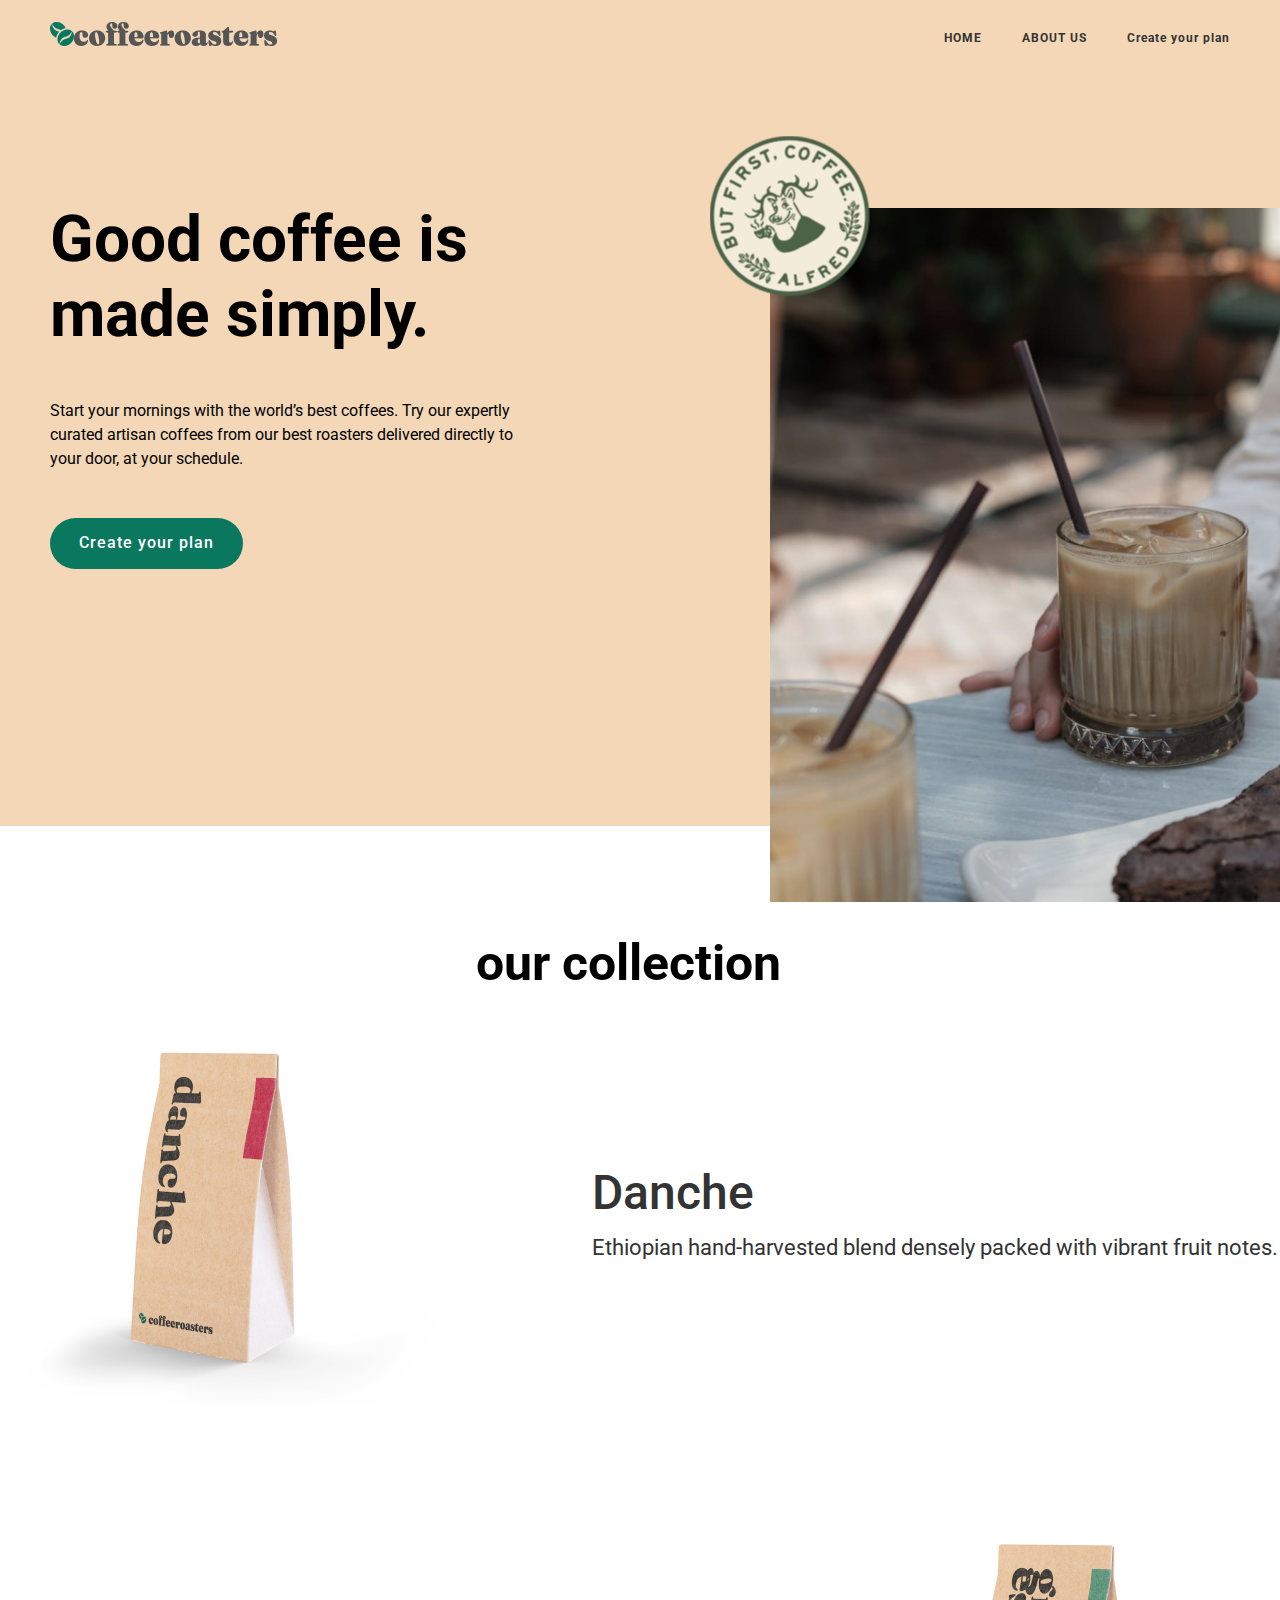
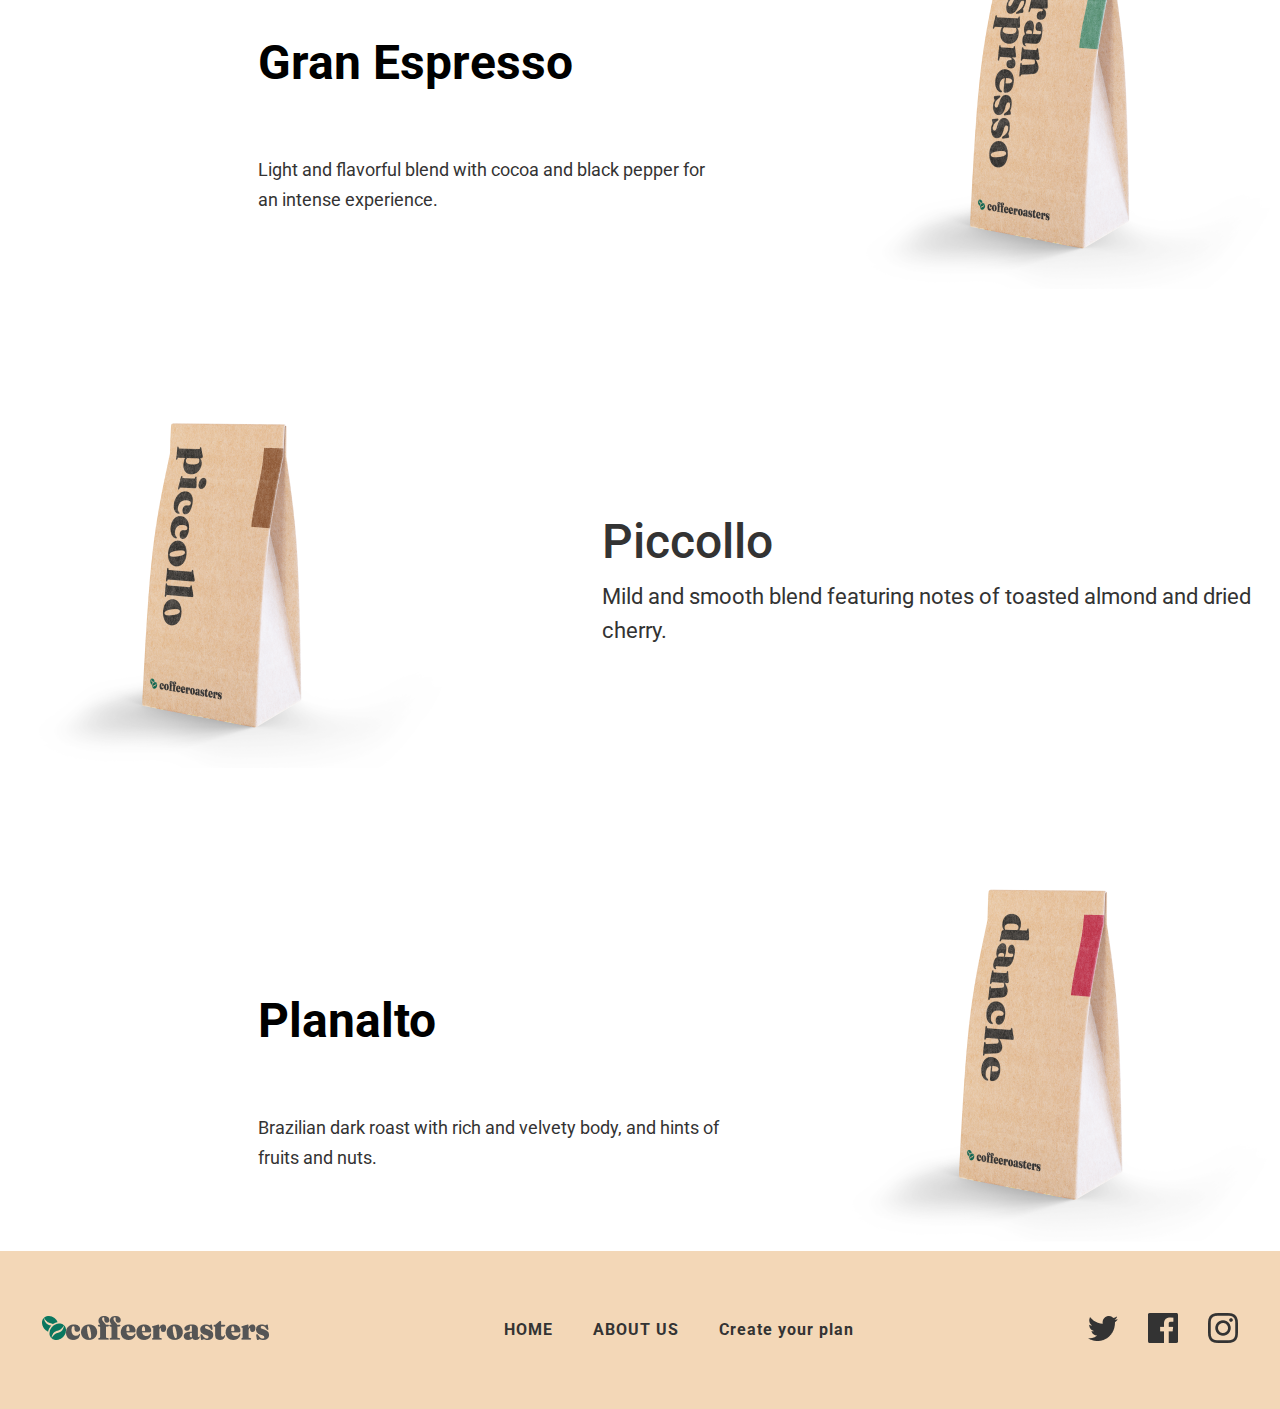
<file: index.html>
<!DOCTYPE html>
<html lang="en">
<head>
    <meta charset="UTF-8">
    <meta name="viewport" content="width=device-width, initial-scale=1.0">
    <title>Document</title>
    <link rel="stylesheet" href="style.css">
</head>
<body>
    <header class="header">
        <div class="container">
            <nav class="header__nav">
                <a href="">
                    <img src="Group 3614 (1).png" alt="">
                </a>
                <ul>
                    <li>
                        <a href="#">HOME</a>
                    </li>
                    <li>
                        <a href="indx.html">ABOUT US</a>
                    </li>
                    <li>
                        <a href="#">Create your plan</a>
                    </li>
                </ul>
            </nav>
        </div>
    </header>

    <main>
        <section class="hero">
            <div class="container">
                <div class="hero__wrapper">
                    <div class="hero__textbox">
                        <h1 class="hero__title">Good coffee is made simply.</h1>
                        <p class="hero__text">Start your mornings with the world’s best coffees. Try our expertly curated artisan coffees from our best roasters delivered directly to your door, at your schedule.</p>
                        <button class="hero__btn">Create your plan</button>
                    </div>
                    <div class="hero__right">
                        <img src="Rectangle 679.png" alt="" class="hero__dumaloq">
                    </div>
                </div>
            </div>
        </section>

        
        <section class="section">
            <div class="container">
                <div class="text">
                    <h2>our collection</h2>
                </div>
                <div class="right__left">
                    <div class="right">
                        <img src="kopi4.png" alt="" class="images">
                    </div>
                    <div class="left">
                        <h2>Danche</h2>
                        <p>Ethiopian hand-harvested blend densely packed with vibrant fruit notes.</p>
                    </div>
                </div>
                <div class="right__left1">
                    <div class="right1">
                        <h2>Gran Espresso</h2>
                        <p>Light and flavorful blend with cocoa and black pepper for an intense experience.</p>
                    </div>
                    <div class="left1">
                        <img src="kopi1 copy.png" alt="" class="images">
                    </p>
                    </div>
                </div>
                <div class="right__left2">
                    <div class="right2">
                        <img src="kopi3.png" alt="" class="images">
                    </div>
                    <div class="left2">
                        <h2>Piccollo</h2>
                        <p>Mild and smooth blend featuring notes of toasted almond and dried cherry.</p>
                    </div>
                </div>
                <div class="right__left1">
                    <div class="right1">
                        <h2>Planalto</h2>
                        <p>Brazilian dark roast with rich and velvety body, and hints of fruits and nuts.</p>
                    </div>
                    <div class="left1">
                        <img src="kopi4.png" alt="" class="images">
                    </div>
                </div>
            </div>
        </section>
    </main>

    <footer class="footer">
        <div class="container">
            <nav class="footer__nav">
                <a href="">
                    <img src="Group 3614 (1).png" alt="">
                </a>
                <ul class="uli">
                    <li>
                        <a href="#">HOME</a>
                    </li>
                    <li>
                        <a href="#">ABOUT US</a>
                    </li>
                    <li>
                        <a href="#">Create your plan</a>
                    </li>
                </ul>
                <ul class="ull">
                    <li><a href="">
                        <img src="Path (1).png" alt="">
                    </a></li>
                    <li><a href="">
                        <img src="Path.png" alt="">
                    </a></li>
                    <li><a href="">
                        <img src="Shape.png" alt="">
                    </a></li>
                </ul>
            </nav>
        </div>
    </footer>
</body>
</html>
</file>
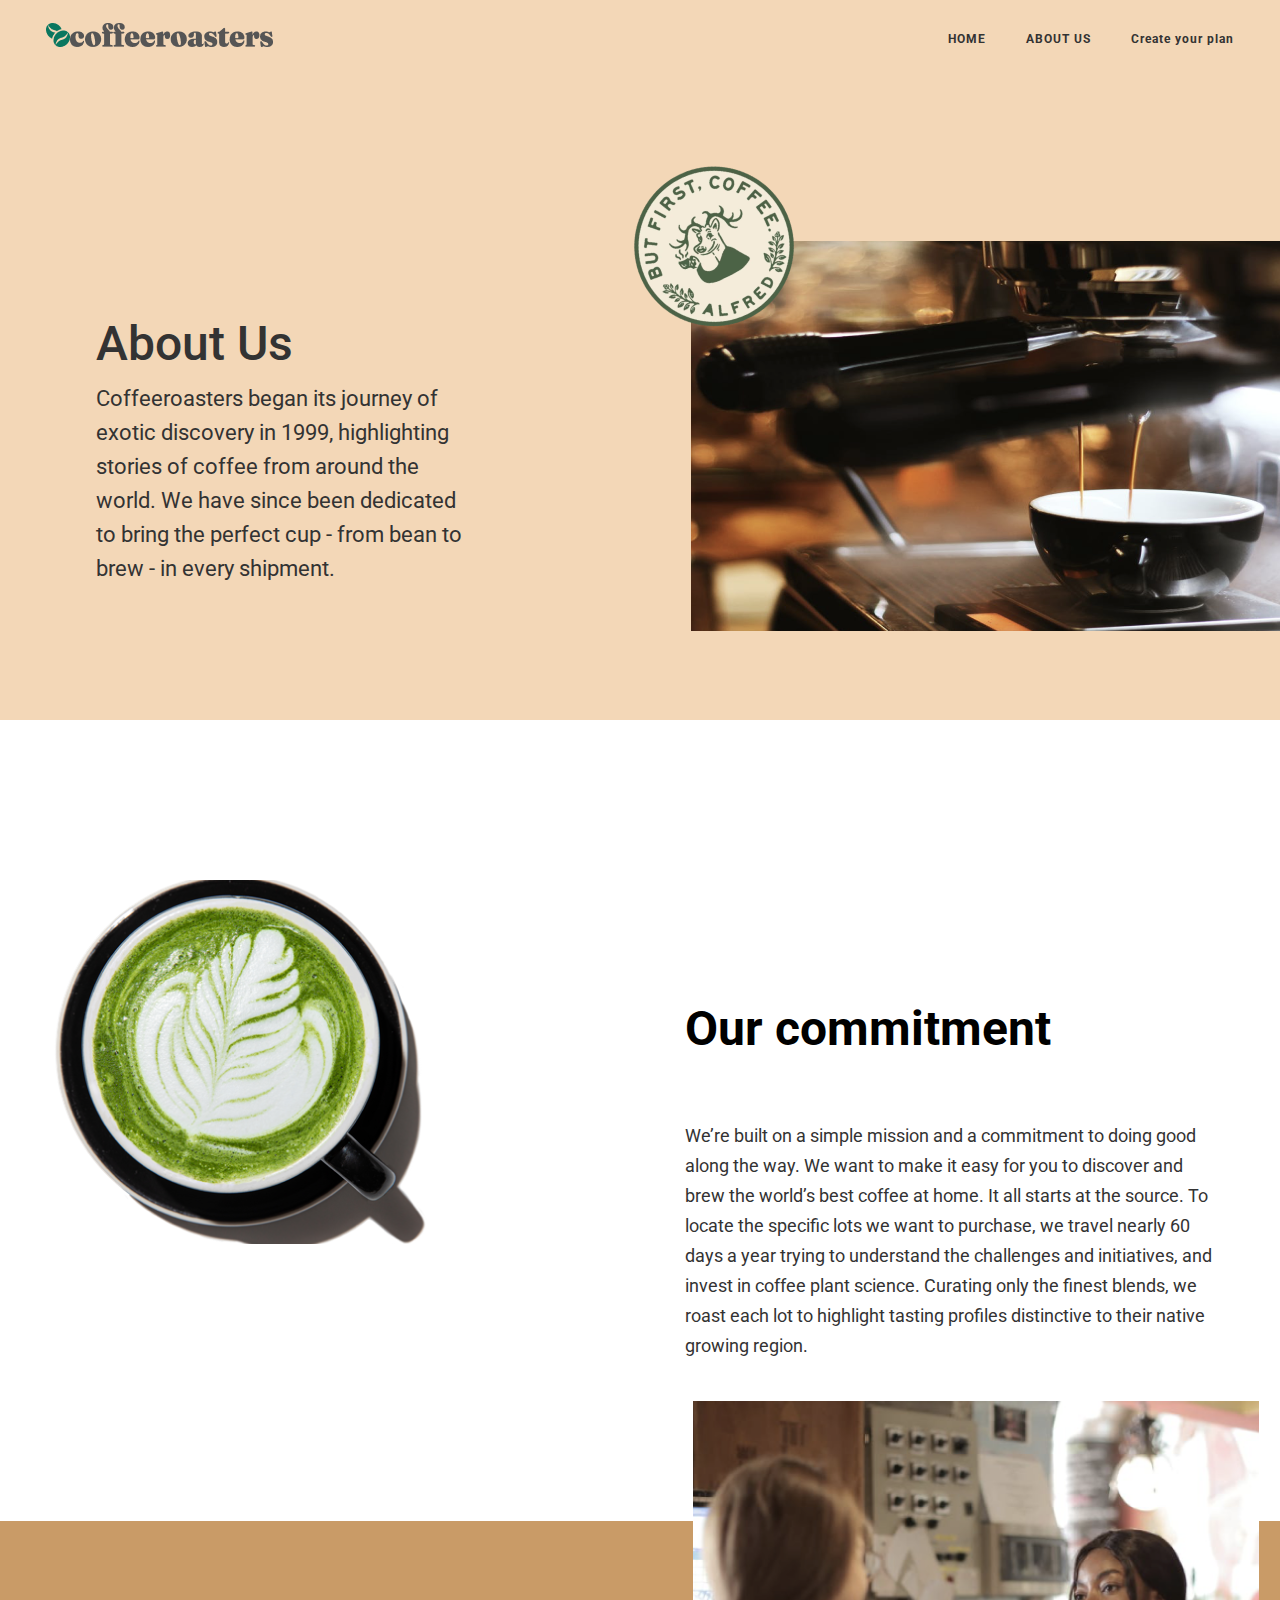
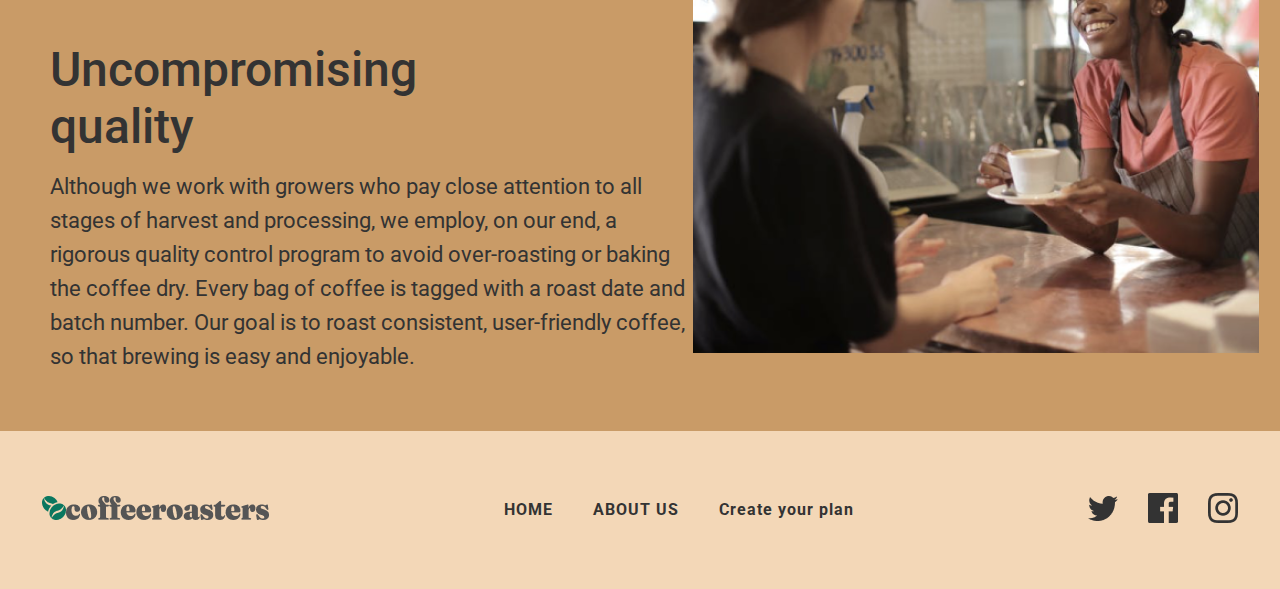
<file: indx.html>
<!DOCTYPE html>
<html lang="en">
<head>
    <meta charset="UTF-8">
    <meta name="viewport" content="width=device-width, initial-scale=1.0">
    <title>Document</title>
    <link rel="stylesheet" href="style.css">
</head>
<body>
    <header class="header1">
        <div class="container">
            <nav class="header__nav">
                <a href="">
                    <img src="Group 3614 (1).png" alt="">
                </a>
                <ul>
                    <li>
                        <a href="#">HOME</a>
                    </li>
                    <li>
                        <a href="index.html">ABOUT US</a>
                    </li>
                    <li>
                        <a href="#">Create your plan</a>
                    </li>
                </ul>
            </nav>

            <div class="header__content">
                <div class="left">
                    <h2 class="header__title">About Us</h2>
                    <p class="header__desc">Coffeeroasters began its journey of exotic discovery in 1999, highlighting stories of coffee from around the world. We have since been dedicated to bring the perfect cup - from bean to brew - in every shipment.</p>
                </div>
                <div class="right">
                    <img src="Rectangle 679 (1).png" alt="" class="hh">
                    <img src="image 40.png" alt="" class="hhi">
                </div>
           </div>
        </div>
    </header>

    <main>
        <section class="section">
            <div class="container">
                <div class="sectoin__content">
                    <div class="left1">
                        <img src="cup-6 1.png" alt="">
                    </div>
                    <div class="right1">
                        <h2>Our commitment</h2>
                        <p>We’re built on a simple mission and a commitment to doing good along the way. We want to make it easy for you to discover and brew the world’s best coffee at home. It all starts at the source. To locate the specific lots we want to purchase, we travel nearly 60 days a year trying to understand the challenges and  initiatives, and invest in coffee plant science. Curating only the finest blends, we roast each lot to highlight tasting profiles distinctive to their native growing region.</p>
                    </div>
                </div>
            </div>
        </section>

        <section class="section1">
            <div class="container">
                <div class="sectoin1__content">
                    <div class="left2">
                        <h2 class="left__h2">Uncompromising quality</h2>
                        <p class="left__p">Although we work with growers who pay close attention to all stages of harvest and processing, we employ, on our end, a rigorous quality control program to avoid over-roasting or baking the coffee dry. Every bag of coffee is tagged with a roast date and batch number. Our goal is to roast consistent, user-friendly coffee, so that brewing is easy and enjoyable.</p>
                    </div>
                    <div class="right2">
                        <img src="Rectangle 681.png" alt="" class="image3">
                    </div>
                </div>
            </div>
        </section>
    </main>
    
    <footer class="footer">
        <div class="container">
            <nav class="footer__nav">
                <a href="">
                    <img src="Group 3614 (1).png" alt="">
                </a>
                <ul class="uli">
                    <li>
                        <a href="#">HOME</a>
                    </li>
                    <li>
                        <a href="#">ABOUT US</a>
                    </li>
                    <li>
                        <a href="#">Create your plan</a>
                    </li>
                </ul>
                <ul class="ull">
                    <li><a href="">
                        <img src="Path (1).png" alt="">
                    </a></li>
                    <li><a href="">
                        <img src="Path.png" alt="">
                    </a></li>
                    <li><a href="">
                        <img src="Shape.png" alt="">
                    </a></li>
                </ul>
            </nav>
        </div>
    </footer>
</body>
</html>
</file>
<file: style.css>
@import url('https://fonts.googleapis.com/css2?family=Nosifer&family=Plus+Jakarta+Sans:ital,wght@0,200..800;1,200..800&family=Roboto:ital,wght@0,100;0,300;0,400;0,500;0,700;0,900;1,100;1,300;1,400;1,500;1,700;1,900&display=swap');

* {
    margin: 0;
    padding: 0;
    box-sizing: border-box;
    list-style: none;
    text-decoration: none;
    font-family: "Roboto", sans-serif;
}

.header {
    padding-top: 22px;
    padding: 22px 50px;
    background: #F3D7B7;
}

.container {
    max-width: 1340px;
    width: 100%;
    margin: 0 auto;
}

.header__nav {
    display: flex;
    justify-content: space-between;
    align-items: center;
}

.header__nav ul {
    display: flex;
    align-items: center;
    gap: 40px;
}

.header__nav ul li a {
    font-size: 12px;
    font-weight: 700;
    line-height: 14.06px;
    letter-spacing: 1px;
    text-align: left;
    color: #333333;
    transition: 0.5s ease-in-out;
}

.header__nav ul li:hover {
    color: red;
}

.hero {
    background-color: #F3D7B7;
    padding-top: 130px;
    padding-bottom: 257px;
}

.hero__textbox {
    width: 464px;
    margin-left: 50px;
}

.hero__title {
    font-size: 64px;
    font-weight: 700;
    line-height: 75px;
    text-align: left;
    color: #000000;
}

.hero__text {
    font-size: 16px;
    font-weight: 400;
    line-height: 24px;
    text-align: left;
    margin: 47px 0;
    color: #000000;
}

.hero__btn {
    width: 193px;
    height: 51px;
    padding: 16px 0;
    gap: 10px;
    border-radius: 100px;
    background: #0A775F;
    border: none;
    font-size: 16px;
    font-weight: 500;
    line-height: 18.75px;
    letter-spacing: 1px;
    text-align: center;
    color: #FFFFFF;
}

.hero__wrapper {
    display: flex;
    align-items: center;
    justify-content: space-between;
}

.hero__right {
    position: relative;
}

.hero__dumaloq {
    position: absolute;
    top: -178px;
    right: -200px;
}

.hero__right::before {
    position: absolute;
    z-index: 2;
    top: -250px;
    right: 410px;
    background-image: url(image\ 40.png);
    width: 160px;
    height: 160px;
    background-position: center;
    display: block;
    content: "";
    transform: rotate(0deg);
    animation-name: spiner;
    animation-duration: 5s;
    animation-iteration-count: infinite;
    animation-fill-mode: both;
    animation-timing-function: linear;
}

@keyframes spiner {
    0% {
        transform: rotate(0deg);
    }

    100% {
        transform: rotate(360deg);
    }
}

.section {
    background-color: #FFFFFF;
}

.text h2 {
    width: 356.99px;
    height: 59px;
    font-size: 50px;
    font-weight: 700;
    line-height: 58.59px;
    text-align: center;
    color: #000000;
}

.text {
    margin-top: 108px;
    margin-left: 450px;
}

.right__left {
    display: flex;
    gap: 90px;
    margin-top: 42px;
}

.left h2 {
    font-size: 48px;
    font-weight: 500;
    line-height: 56.25px;
    text-align: left;
    color: #333333;
}

.left p {
    font-size: 22px;
    font-weight: 400;
    line-height: 34px;
    text-align: left;
    color: #333333;
    padding-top: 10px;
}

.left {
    margin-top: 130px;
    margin-left: 258px;
}

.right__left1 {
    display: flex;
    margin-top: 100px;
    gap: 100px;
}

.right1 h2 {
    font-size: 48px;
    font-weight: 500;
    line-height: 56.25px;
    text-align: left;
    color: #333333;
}

.right1 p {
    font-size: 22px;
    font-weight: 400;
    line-height: 34px;
    text-align: left;
    color: #333333;
    padding-top: 10px;
}


.images:hover {
    transform: scale(1.3);
    transition: 0.3s ease-in-out;
    transition-duration: 0.3s;
    transition-timing-function: ease-in-out;
    transition-delay: 0s;
    transition-property: all
}

.right1 {
    margin-top: 121px;
    margin-left: 258px;
}

.right__left2 {
    display: flex;
    margin-top: 100px;
    gap: 100px;
}

.left2 h2 {
    font-size: 48px;
    font-weight: 500;
    line-height: 56.25px;
    text-align: left;
    color: #333333;
}

.left2 p {
    font-size: 22px;
    font-weight: 400;
    line-height: 34px;
    text-align: left;
    color: #333333;
    padding-top: 10px;
}

.left2 {
    margin-top: 121px;
    margin-left: 258px;
}

.footer {
    background: #F3D7B7;
    padding: 62px 42px;
}

.footer__nav {
    display: flex;
    justify-content: space-between;
    align-items: center;
}

.uli {
    display: flex;
    justify-content: space-between;
    align-items: center;
    gap: 40px;
}

.uli li a {
    font-size: 16px;
    font-weight: 700;
    line-height: 18.75px;
    letter-spacing: 1px;
    text-align: center;
    color: #333333;
}

.ull {
    display: flex;
    justify-content: space-between;
    align-items: center;
    gap: 30px;
}

.header1 {
    background-color: #F3D7B7;
    padding: 23px 46px;
    height: 720px;
}

.header__content {
    display: flex;
    margin-top: 135px;
}

.left {
    margin-left: 50px;
}

.header__title {
    font-size: 64px;
    font-weight: 700;
    line-height: 75px;
    text-align: left;
    text-underline-position: from-font;
    text-decoration-skip-ink: none;
    color: #000000;
}

.header__desc {
    width: 370px;
}

.right {
    position: relative;
}

.hh {
    position: absolute;
    left: 225px;
    top: 55px;
    transform: rotate(0deg);
}

@keyframes spiner {
    0% {
        transform: rotate(0deg);
    }

    100% {
        transform: rotate(360deg);
    }
}

.hhi {
    position: absolute;
    top: -46px;
    right: -355px;
    transform: rotate(0deg);
    animation-name: spiner;
    animation-duration: 5s;
    animation-iteration-count: infinite;
    animation-fill-mode: both;
    animation-timing-function: linear;
}

.section {
    background-color: #FFFFFF;
}

.sectoin__content {
    display: flex;
    margin: 160px 54px;
}

.right1 h2 {
    font-size: 48px;
    font-weight: 700;
    line-height: 56.25px;
    text-align: left;
    text-decoration-skip-ink: none;
    color: #000000;
}

.right1 p {
    font-size: 18px;
    font-weight: 400;
    line-height: 30px;
    text-align: left;
    text-decoration-skip-ink: none;
    color: #333333;
    padding-top: 64px;
}

.section1 {
    background: #C99B67;
}

.sectoin1__content {
    display: flex;
    margin-top: 109px;
    height: 510px;
}

.left2 {
    margin-left: 50px;
    color: wheat;
}

.left__h2 {
    font-size: 50px;
    font-weight: 700;
    line-height: 58.59px;
    text-align: left;
    text-decoration-skip-ink: none;
    color: white;
    width: 397px;
    height: 118px;
}

.left__p {
    font-size: 18px;
    font-weight: 400;
    line-height: 30px;
    text-align: left;
    text-decoration-skip-ink: none;
    padding-top: 28px;
    width: 639px;
    height: 150px;
}

.right2 {
    position: relative;
}

.image3 {
    position: absolute;
    top: -120px;
    right: -570px;
}
</file>
